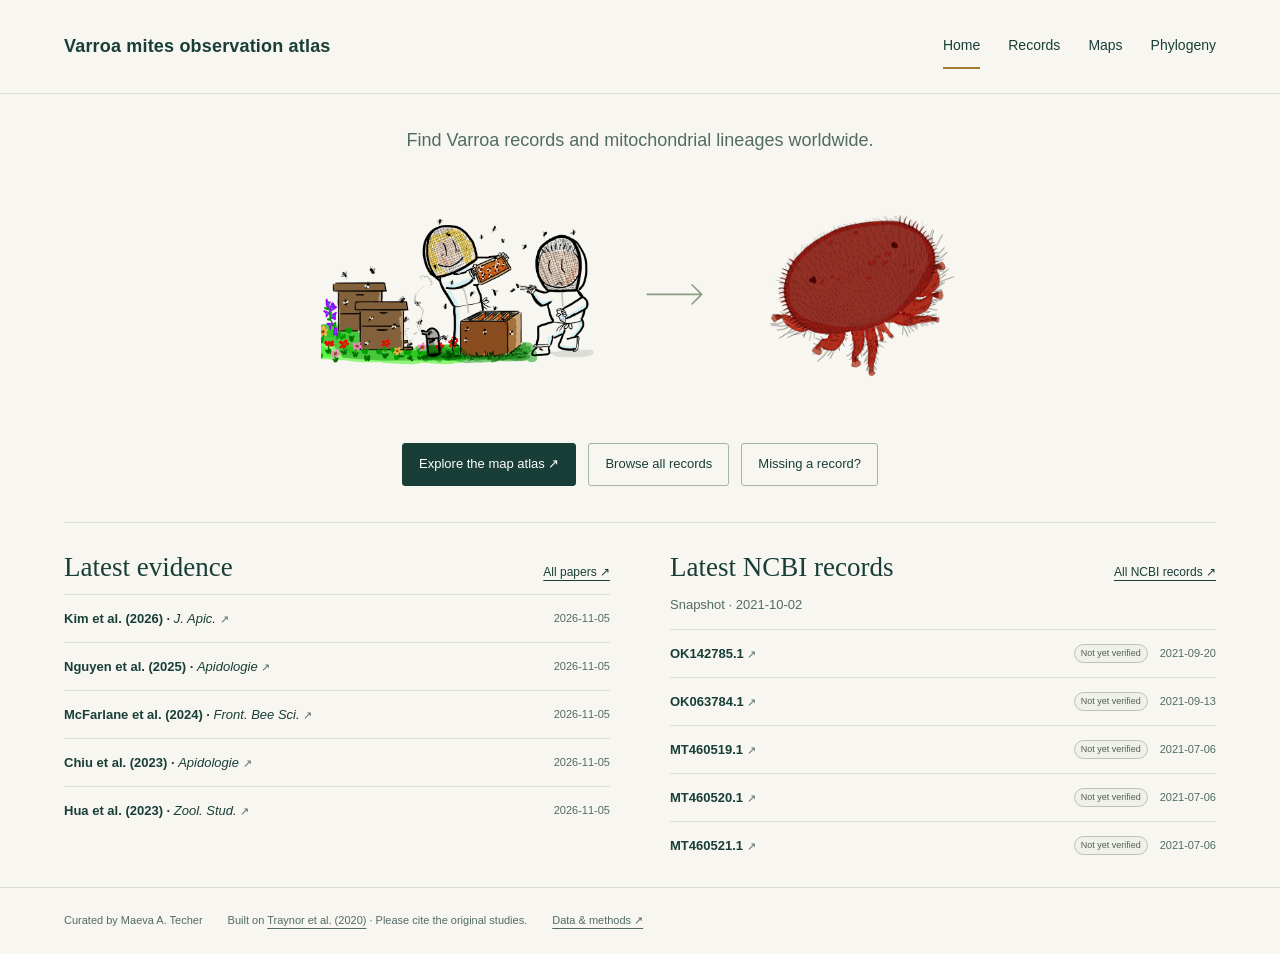
<file: docs/index.html>
<!doctype html>
<html lang="en"><head><meta charset="utf-8"><meta name="viewport" content="width=device-width,initial-scale=1">
<title>Home · Varroa mites observation atlas</title><meta name="description" content="Explore Varroa mitochondrial evidence, source records and manually reviewed lineage interpretations.">
<link rel="stylesheet" href="assets/resource.css"><script src="assets/resource.js" defer></script><script src="assets/local_review.js" defer></script><script>if(new URLSearchParams(location.search).has("host")||new URLSearchParams(location.search).has("scope")||["#explore-the-evidence","#new-evidence-locations-only","#what-changed-in-november-2026","#data-and-original-review"].includes(location.hash)){location.replace("maps.html"+location.search+location.hash);}</script></head><body data-page="index">
<a class="skip" href="#main">Skip to content</a><header class="site-header"><a class="wordmark" href="index.html">Varroa mites observation atlas</a><nav aria-label="Resource navigation"><a href="index.html" aria-current=page>Home</a><a href="records.html" >Records</a><a href="maps.html" >Maps</a><a href="phylogeny.html" >Phylogeny</a></nav></header>
<main id="main">
<section class="home-intro"><h1 class="sr-only">Varroa mites observation atlas</h1><p class="home-description">Find Varroa records and mitochondrial lineages worldwide.</p><div class="home-illustration-row"><figure class="hero-illustration"><img src="assets/beekeeper.png" width="840" height="800" alt="Hand-drawn beekeepers inspecting a hive among bees and flowers"></figure><svg class="illustration-arrow" viewBox="0 0 80 36" aria-hidden="true"><path d="M4 18H72M60 6L72 18L60 30" fill="none" stroke="currentColor" stroke-width="2" stroke-linecap="round" stroke-linejoin="round"/></svg><figure class="hero-illustration"><img src="assets/varroa-illustration.jpeg" width="1216" height="1000" alt="Hand-drawn dorsal view of a reddish-brown Varroa mite"></figure></div><div class="hero-actions"><a class="button primary" href="maps.html">Explore the map atlas ↗</a><a class="button" href="records.html">Browse all records</a><a class="button" href="submit.html">Missing a record?</a></div></section>
<div class="editorial-grid"><section><div class="section-heading"><h2>Latest evidence</h2><a href="records.html?dataset=literature">All papers ↗</a></div><div id="paper-feed" class="feed" aria-live="polite">Loading…</div></section>
<section><div class="section-heading"><h2>Latest NCBI records</h2><a href="records.html?dataset=ncbi">All NCBI records ↗</a></div><p class="muted" id="ncbi-snapshot">Snapshot · 2 October 2021</p><div id="ncbi-feed" class="feed" aria-live="polite">Loading…</div></section></div></main><footer><span>Curated by Maeva A. Techer</span><span>Built on <a href="https://doi.org/10.1016/j.pt.2020.04.004">Traynor et al. (2020)</a> · Please cite the original studies.</span><a href="https://github.com/MikheyevLab/varroa-mtDNA-world-distrib">Data & methods ↗</a></footer></body></html>
</file>
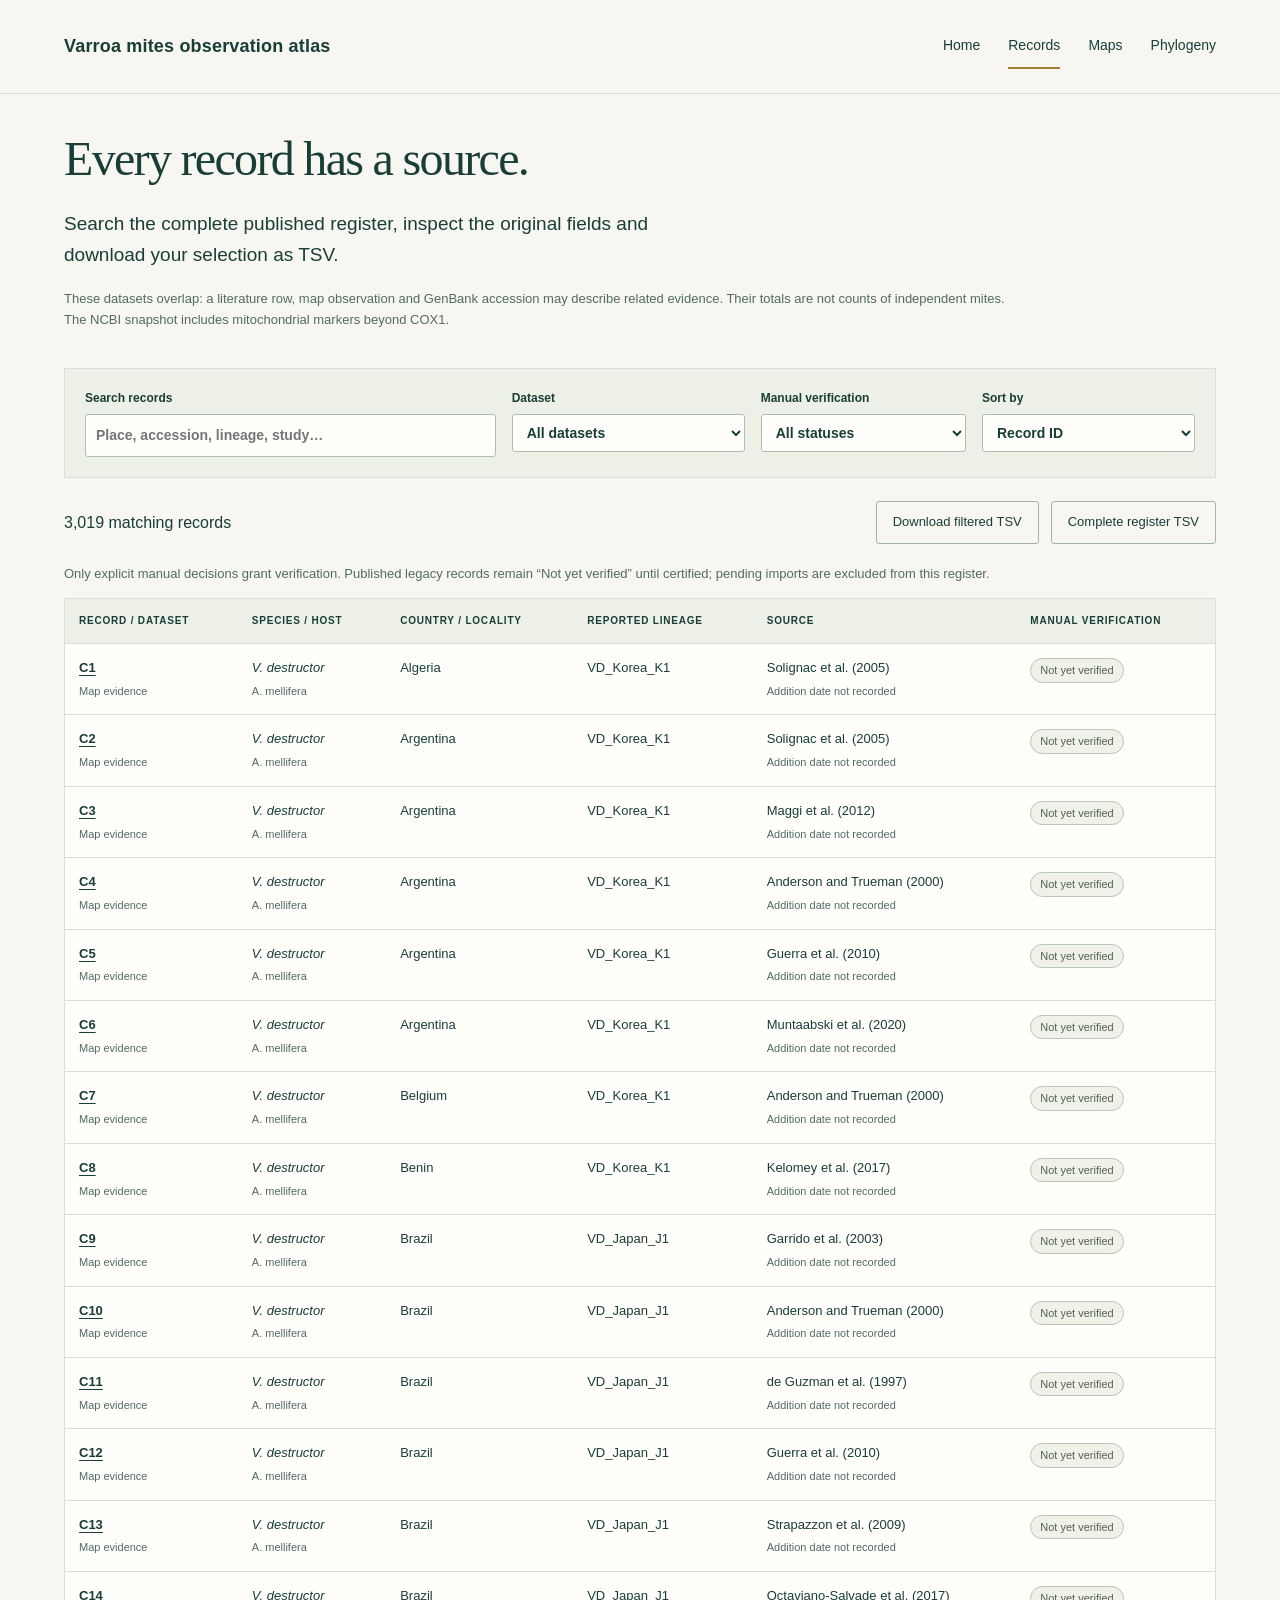
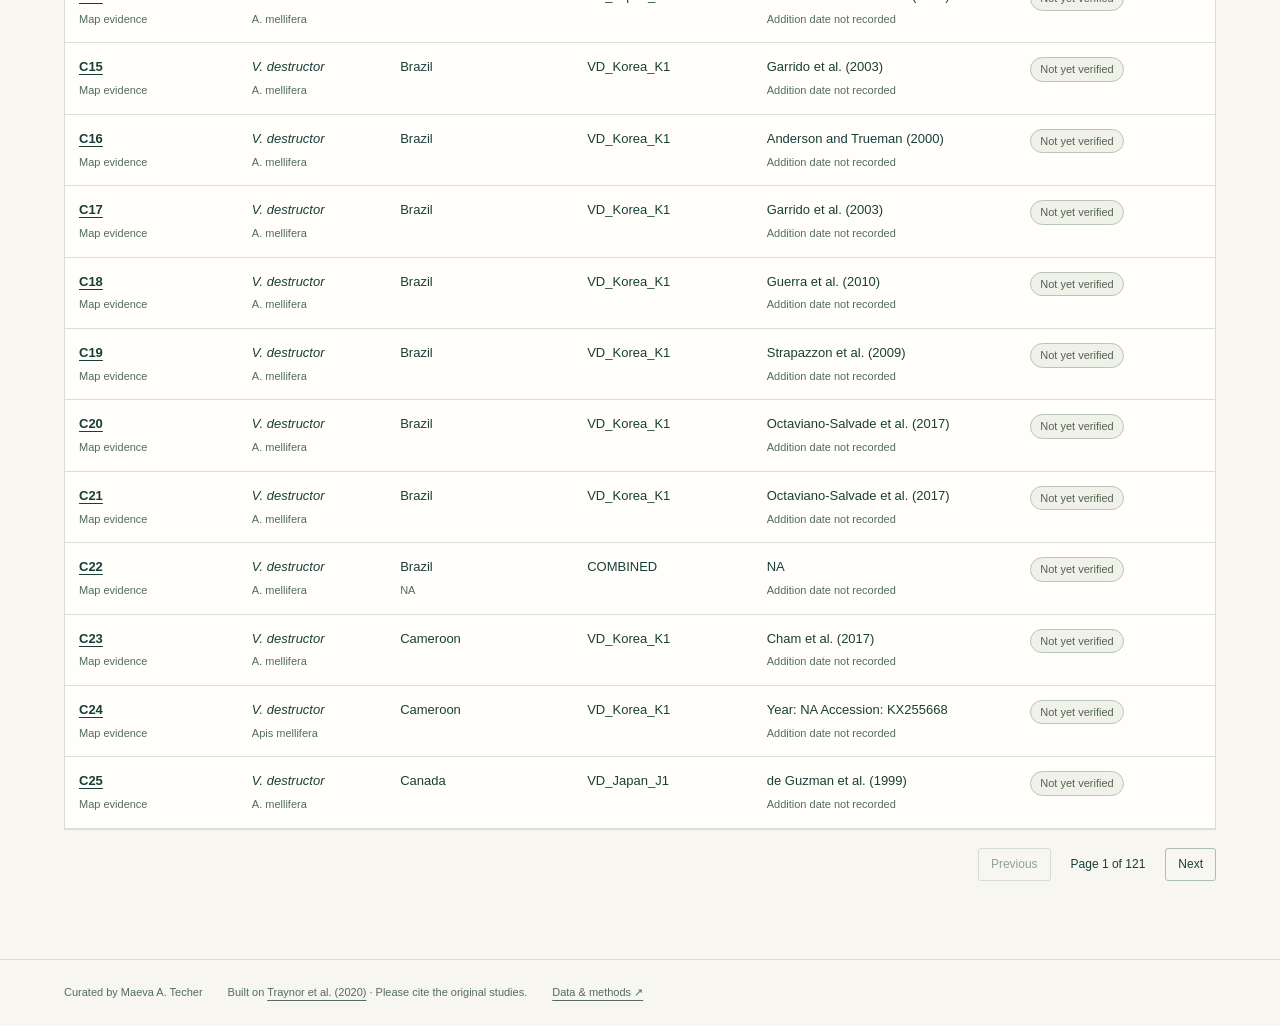
<file: docs/records.html>
<!doctype html>
<html lang="en"><head><meta charset="utf-8"><meta name="viewport" content="width=device-width,initial-scale=1">
<title>Records · Varroa mites observation atlas</title><meta name="description" content="Explore Varroa mitochondrial evidence, source records and manually reviewed lineage interpretations.">
<link rel="stylesheet" href="assets/resource.css"><script src="assets/resource.js" defer></script><script src="assets/local_review.js" defer></script></head><body data-page="records">
<a class="skip" href="#main">Skip to content</a><header class="site-header"><a class="wordmark" href="index.html">Varroa mites observation atlas</a><nav aria-label="Resource navigation"><a href="index.html" >Home</a><a href="records.html" aria-current=page>Records</a><a href="maps.html" >Maps</a><a href="phylogeny.html" >Phylogeny</a></nav></header>
<main id="main"><section class="page-intro"><div class="page-heading"><h1>Every record has a source.</h1></div><p class="lede">Search the complete published register, inspect the original fields and download your selection as TSV.</p><p class="muted">These datasets overlap: a literature row, map observation and GenBank accession may describe related evidence. Their totals are not counts of independent mites. The NCBI snapshot includes mitochondrial markers beyond COX1.</p></section>
<section class="record-browser" aria-label="Record browser"><div class="record-filters"><label>Search records<input id="record-search" type="search" placeholder="Place, accession, lineage, study…"></label><label>Dataset<select id="record-dataset"><option value="">All datasets</option><option value="map">Map evidence</option><option value="literature">Literature records</option><option value="ncbi">NCBI snapshot</option><option value="reference">Reference naming catalogue</option><option value="sequence">Imported sequences</option></select></label><label>Manual verification<select id="record-verification"><option value="">All statuses</option><option value="verified">Manually verified</option><option value="not_verified">Not yet verified</option><option value="needs_recheck">Needs recheck</option></select></label><label>Sort by<select id="record-sort"><option value="id">Record ID</option><option value="added">Latest additions</option><option value="ncbi">Latest NCBI creation date</option><option value="country">Country</option></select></label></div>
<div class="table-actions"><p id="record-count" role="status">Loading records…</p><button id="download-filtered" class="button" disabled>Download filtered TSV</button><a class="button" href="data/records.tsv" download>Complete register TSV</a></div><p class="muted">Only explicit manual decisions grant verification. Published legacy records remain “Not yet verified” until certified; pending imports are excluded from this register.</p>
<div class="table-scroll"><table><caption class="sr-only">Published evidence records</caption><thead><tr><th>Record / dataset</th><th>Species / host</th><th>Country / locality</th><th>Reported lineage</th><th>Source</th><th>Manual verification</th></tr></thead><tbody id="record-rows"></tbody></table></div><div class="pagination"><button id="previous-page">Previous</button><span id="page-number"></span><button id="next-page">Next</button></div></section>
<dialog id="record-detail"><button class="dialog-close" aria-label="Close record details">×</button><div id="detail-content"></div></dialog></main><footer><span>Curated by Maeva A. Techer</span><span>Built on <a href="https://doi.org/10.1016/j.pt.2020.04.004">Traynor et al. (2020)</a> · Please cite the original studies.</span><a href="https://github.com/MikheyevLab/varroa-mtDNA-world-distrib">Data & methods ↗</a></footer></body></html>
</file>
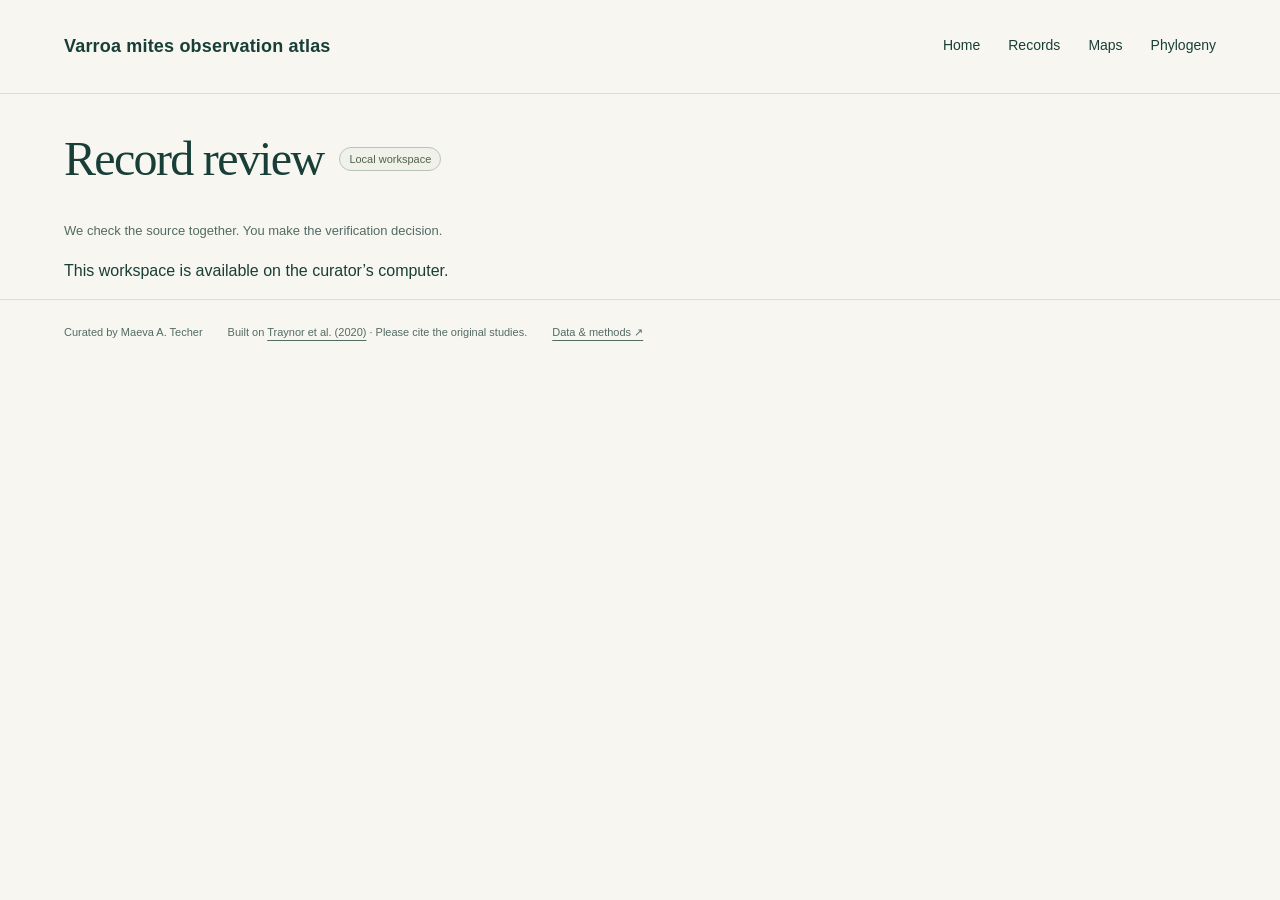
<file: docs/review.html>
<!doctype html>
<html lang="en"><head><meta charset="utf-8"><meta name="viewport" content="width=device-width,initial-scale=1">
<title>Record review · Varroa mites observation atlas</title><meta name="description" content="Explore Varroa mitochondrial evidence, source records and manually reviewed lineage interpretations.">
<link rel="stylesheet" href="assets/resource.css"><script src="assets/resource.js" defer></script><script src="assets/local_review.js" defer></script></head><body data-page="review">
<a class="skip" href="#main">Skip to content</a><header class="site-header"><a class="wordmark" href="index.html">Varroa mites observation atlas</a><nav aria-label="Resource navigation"><a href="index.html" >Home</a><a href="records.html" >Records</a><a href="maps.html" >Maps</a><a href="phylogeny.html" >Phylogeny</a></nav></header>
<main id="main"><section class="page-heading"><h1>Record review</h1><span class="badge">Local workspace</span></section>
<p class="muted">We check the source together. You make the verification decision.</p>
<p id="review-message" role="status" aria-live="polite">Connecting…</p>
<div id="review-workspace" hidden>
  <div class="review-filters"><label>Find records<input id="review-search" type="search" placeholder="Paper, accession, place or record ID"></label><label>Dataset<select id="review-dataset"><option value="">All datasets</option><option value="map">Map</option><option value="literature">Literature</option><option value="ncbi">NCBI</option><option value="reference">Naming catalogue</option><option value="sequence">Paper sequences</option></select></label><label>Status<select id="review-status"><option value="">All records</option><option value="not_verified">Not verified</option><option value="verified">Verified</option><option value="needs_recheck">Needs recheck</option><option value="pending_review">Pending publication</option><option value="issues">Questions / corrections</option></select></label></div>
  <div class="review-grid"><aside class="review-queue"><p id="review-count" class="muted"></p><div id="review-list"></div><div class="pagination"><button id="review-prev">Previous</button><span id="review-page"></span><button id="review-next">Next</button></div></aside>
  <section id="review-record"><p>Select a record.</p></section></div>
</div>
<script src="assets/review.js" defer></script>
</main><footer><span>Curated by Maeva A. Techer</span><span>Built on <a href="https://doi.org/10.1016/j.pt.2020.04.004">Traynor et al. (2020)</a> · Please cite the original studies.</span><a href="https://github.com/MikheyevLab/varroa-mtDNA-world-distrib">Data & methods ↗</a></footer></body></html>
</file>
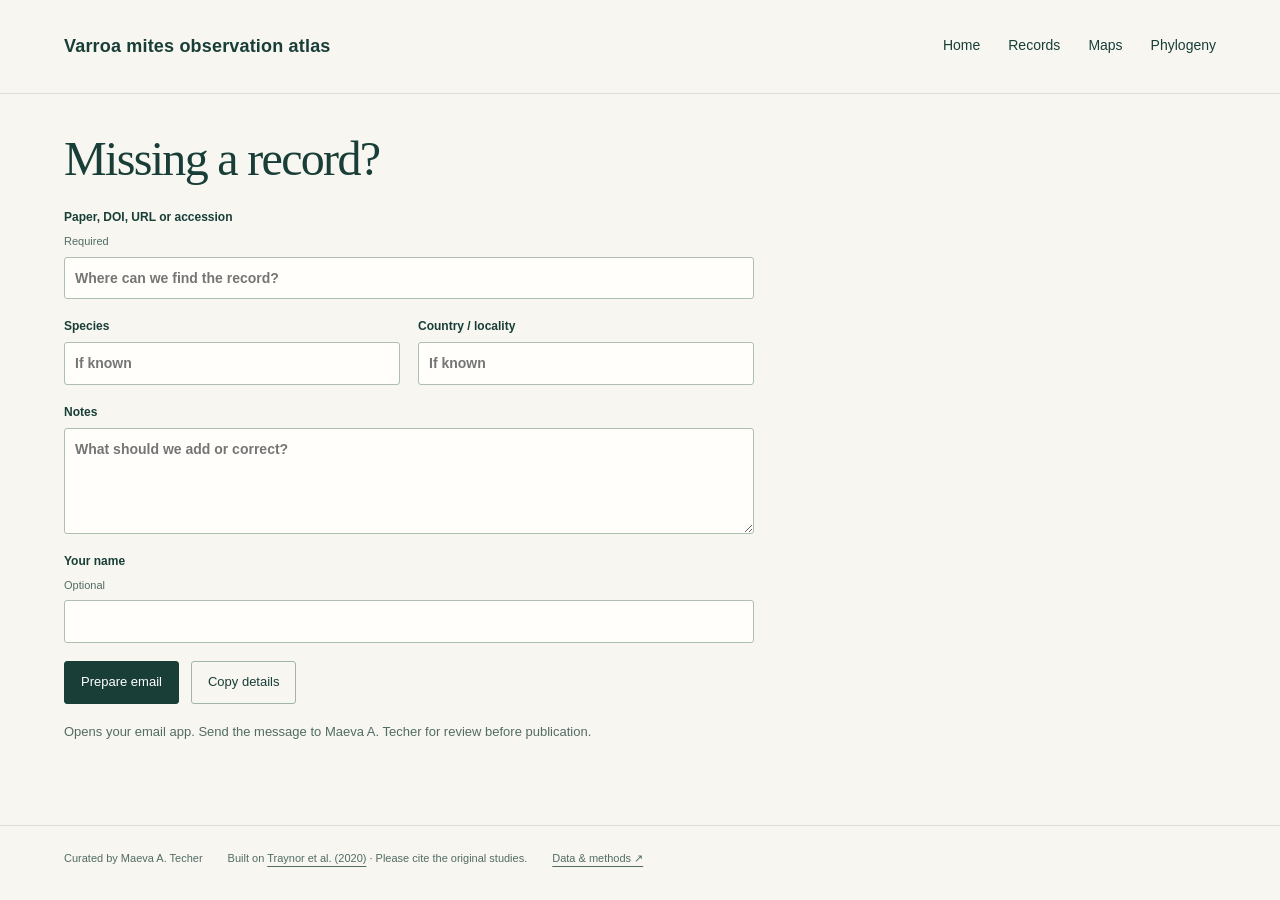
<file: docs/submit.html>
<!doctype html>
<html lang="en"><head><meta charset="utf-8"><meta name="viewport" content="width=device-width,initial-scale=1">
<title>Missing a record? · Varroa mites observation atlas</title><meta name="description" content="Explore Varroa mitochondrial evidence, source records and manually reviewed lineage interpretations.">
<link rel="stylesheet" href="assets/resource.css"><script src="assets/resource.js" defer></script><script src="assets/local_review.js" defer></script></head><body data-page="submit">
<a class="skip" href="#main">Skip to content</a><header class="site-header"><a class="wordmark" href="index.html">Varroa mites observation atlas</a><nav aria-label="Resource navigation"><a href="index.html" >Home</a><a href="records.html" >Records</a><a href="maps.html" >Maps</a><a href="phylogeny.html" >Phylogeny</a></nav></header>
<main id="main"><section class="page-heading"><h1>Missing a record?</h1></section>
<section class="submission">
  <form id="submission-form">
    <label>Paper, DOI, URL or accession <span class="muted">Required</span><input name="source" required maxlength="500" placeholder="Where can we find the record?"></label>
    <div class="submission-row"><label>Species<input name="species" maxlength="120" list="varroa-species" placeholder="If known"><datalist id="varroa-species"><option>Varroa destructor</option><option>Varroa jacobsoni</option><option>Varroa rindereri</option><option>Varroa underwoodi</option></datalist></label><label>Country / locality<input name="place" maxlength="250" placeholder="If known"></label></div>
    <label>Notes<textarea name="notes" rows="4" maxlength="1500" placeholder="What should we add or correct?"></textarea></label>
    <label>Your name <span class="muted">Optional</span><input name="contributor" maxlength="120" autocomplete="name"></label>
    <div class="submission-actions"><button class="button primary" type="submit">Prepare email</button><button class="button" type="button" id="copy-submission">Copy details</button></div>
    <p class="muted">Opens your email app. Send the message to Maeva A. Techer for review before publication.</p>
    <p id="submission-status" role="status" aria-live="polite"></p>
    <details id="submission-fallback" hidden><summary>Email details</summary><p>To: <a href="mailto:maeva.angelique.techer@gmail.com">maeva.angelique.techer@gmail.com</a></p><textarea id="submission-preview" readonly rows="10" aria-label="Email text to copy"></textarea></details>
  </form>
</section>
<script src="assets/submit.js" defer></script>
</main><footer><span>Curated by Maeva A. Techer</span><span>Built on <a href="https://doi.org/10.1016/j.pt.2020.04.004">Traynor et al. (2020)</a> · Please cite the original studies.</span><a href="https://github.com/MikheyevLab/varroa-mtDNA-world-distrib">Data & methods ↗</a></footer></body></html>
</file>
<file: docs/assets/resource.css>
:root{--ink:#193e38;--muted:#526b65;--paper:#f7f6f0;--line:#d9dfd6;--gold:#a47d35;--serif:Georgia,'Times New Roman',serif}*{box-sizing:border-box}body{margin:0;color:var(--ink);background:var(--paper);font:16px/1.6 -apple-system,BlinkMacSystemFont,'Segoe UI',sans-serif}a{color:inherit;text-underline-offset:4px}button,input,select{font:inherit}button,a,input,select,summary{touch-action:manipulation}button{cursor:pointer}button:disabled{cursor:default;opacity:.45}:focus-visible{outline:3px solid #b28537;outline-offset:4px}.site-header,main,footer{max-width:1440px;margin:auto;padding:0 5vw}.site-header{display:flex;align-items:center;justify-content:space-between;gap:24px;min-height:94px;border-bottom:1px solid var(--line)}.wordmark{font-weight:750;letter-spacing:.13em;text-decoration:none;font-size:18px}.wordmark span{font-weight:450;font-size:11px;letter-spacing:.16em}.site-header nav{display:flex;gap:28px}.site-header nav a{text-decoration:none;font-size:14px;padding:10px 0;border-bottom:2px solid transparent}.site-header nav [aria-current]{border-color:var(--gold)}.hero{display:grid;grid-template-columns:1.3fr 1fr;gap:50px;padding:66px 0 56px;align-items:center}.eyebrow{font-size:10px;letter-spacing:.18em;font-weight:750;color:var(--muted);margin:0 0 20px}h1,h2,h3{line-height:1.1;font-weight:400;margin:0 0 18px;font-family:var(--serif)}h1{font-size:clamp(44px,5.5vw,80px);letter-spacing:-.035em}h2{font-size:30px}h3{font-size:22px}.lede{font-size:19px;max-width:650px;line-height:1.65}.muted{color:var(--muted);font-size:13px}.hero-actions{display:flex;flex-wrap:wrap;gap:12px;margin-top:28px}.button{display:inline-block;background:transparent;color:var(--ink);padding:10px 16px;border:1px solid #a3b5a9;border-radius:3px;text-decoration:none;font-size:13px}.button:hover{background:#e8eee6}.primary{background:var(--ink);color:white;border-color:var(--ink)}.primary:hover{background:#31594e}.atlas-art{height:330px;position:relative;display:grid;place-items:center;overflow:hidden;background:radial-gradient(circle,#e4e9df 0%,transparent 68%)}.atlas-art svg{position:absolute;width:280px;stroke:#577c6e;stroke-width:1.6;fill:none}.atlas-art svg g{fill:#b88a3b;stroke:var(--paper);stroke-width:3}.atlas-art span{position:absolute;bottom:5px;font-size:9px;letter-spacing:.25em;color:var(--muted)}.orbital{position:absolute;border:1px solid #becbbd;border-radius:50%;width:275px;height:275px}.orbital-two{height:150px;transform:rotate(-35deg)}.orbital-three{width:145px;transform:rotate(-35deg)}.stats{display:grid;grid-template-columns:repeat(4,1fr);border-block:1px solid var(--line);padding:26px 0;gap:20px}.stats div{display:flex;flex-direction:column;gap:4px;border-right:1px solid var(--line);padding-left:20px}.stats div:first-child{padding-left:0}.stats div:last-child{border:0}.stats strong{font:34px var(--serif)}.stats span{font-size:12px;color:var(--muted)}.editorial-grid{display:grid;grid-template-columns:1fr 1fr;gap:60px;padding:64px 0}.section-heading{display:flex;justify-content:space-between;gap:16px;align-items:center}.section-heading a{font-size:12px;white-space:nowrap}.section-heading .eyebrow{margin-bottom:12px}.feed article{border-top:1px solid var(--line);padding:18px 0}.feed article h3{font-family:inherit;font-size:15px;font-weight:600;line-height:1.5;margin:0 0 5px}.feed article p{font-size:12px;margin:4px 0;color:var(--muted)}.feed .badge{font-size:10px}.badge{display:inline-block;padding:3px 9px;border:1px solid #bac5ba;border-radius:20px;background:#f0f1e9;font-size:11px;line-height:1.5;white-space:nowrap;color:#52634f}.badge.verified{background:#e3eee4;color:#285c39;border-color:#8dae92}.badge.recheck{background:#fff0d7;color:#795414;border-color:#d2b67b}.trust-strip{padding:28px;border:1px solid var(--line);background:#edf0e7;display:grid;grid-template-columns:1fr 1.4fr;gap:20px;align-items:center}.trust-strip .eyebrow{margin-bottom:12px}.trust-strip p{margin:0;font-size:14px}.trust-strip a{font-size:13px;grid-column:2}.pathway{max-width:820px;padding:64px 0 76px}.pathway p{color:var(--muted)}footer{border-top:1px solid var(--line);padding-block:24px;display:flex;flex-wrap:wrap;gap:12px 25px;font-size:11px;color:var(--muted)}.page-intro{padding:55px 0 32px;max-width:950px}.page-intro h1{font-size:clamp(40px,4.6vw,65px)}.record-browser{padding-bottom:60px}.record-filters{display:grid;grid-template-columns:2fr 1fr 1fr 1fr;gap:16px;background:#edf0e7;padding:20px;border:1px solid var(--line)}label{display:flex;flex-direction:column;gap:6px;font-size:12px;font-weight:600}input,select{min-width:0;border:1px solid #aebeb0;border-radius:3px;background:#fffefa;padding:9px 10px;color:var(--ink);font-size:14px}.table-actions{display:flex;align-items:center;gap:12px;flex-wrap:wrap;padding-top:16px}.table-actions p{flex:1}.table-scroll{overflow-x:auto;border:1px solid var(--line);background:#fffefa}table{width:100%;border-collapse:collapse;font-size:13px;min-width:850px}th,td{text-align:left;padding:14px;vertical-align:top;border-bottom:1px solid var(--line)}th{background:#edf0e7;font-size:10px;text-transform:uppercase;letter-spacing:.08em}td small{display:block;font-size:11px;color:var(--muted);padding-top:4px}td:nth-child(5){max-width:280px}.record-open{background:none;border:0;padding:0;color:var(--ink);text-decoration:underline;text-underline-offset:3px;font-weight:600}tr:hover td{background:#f6f7f0}.pagination{display:flex;gap:20px;align-items:center;justify-content:flex-end;padding:18px 0;font-size:12px}.pagination button{background:none;border:1px solid #aebeb0;border-radius:3px;padding:6px 12px;color:var(--ink)}dialog{color:var(--ink);border:1px solid #bdcbbc;border-radius:5px;padding:30px;max-width:850px;width:92vw;max-height:85vh;overflow:auto;background:#fffefa}dialog::backdrop{background:#17382e88}.dialog-close{float:right;border:0;background:none;font-size:26px;color:var(--ink)}dialog dl{display:grid;grid-template-columns:160px 1fr;gap:10px;font-size:13px}dialog dt{font-weight:650}dialog dd{margin:0;overflow-wrap:anywhere}dialog h2{margin-right:35px}.fingerprint{font:11px/1.6 monospace;overflow-wrap:anywhere;color:var(--muted)}.workflow{display:grid;grid-template-columns:repeat(4,1fr);gap:28px;padding:20px 0 60px}.workflow article{border-top:2px solid #9fb39f;padding-top:20px}.workflow span{font-size:10px;letter-spacing:.15em;color:var(--muted)}.workflow h2{font-size:24px;margin-top:18px}.workflow p{font-size:14px;color:var(--muted)}.skip,.sr-only{position:absolute;width:1px;height:1px;padding:0;margin:-1px;overflow:hidden;clip:rect(0,0,0,0);white-space:nowrap;border:0}.skip:focus{position:fixed;top:5px;left:5px;width:auto;height:auto;clip:auto;background:white;padding:15px;z-index:1000}
@media(max-width:900px){.site-header{flex-wrap:wrap;padding-block:18px;gap:10px}.site-header nav{gap:23px}.hero{grid-template-columns:1.3fr .7fr;gap:10px;padding-top:45px}.atlas-art{height:260px;transform:scale(.85)}.editorial-grid{gap:28px}.record-filters{grid-template-columns:1fr 1fr}.workflow{grid-template-columns:1fr 1fr}.section-heading{align-items:flex-start;flex-direction:column;gap:0}.stats strong{font-size:29px}}@media(max-width:600px){.site-header{display:block}.site-header nav{margin-top:15px;justify-content:space-between}.hero{display:block;padding-top:38px}.atlas-art{display:none}.hero h1{font-size:58px}.lede{font-size:17px}.stats{grid-template-columns:1fr 1fr;row-gap:26px}.stats div:nth-child(3){padding-left:0}.stats div:nth-child(2){border:0}.editorial-grid{grid-template-columns:1fr;padding:40px 0;gap:40px}.trust-strip{grid-template-columns:1fr;padding:22px;gap:14px}.trust-strip a{grid-column:1}.pathway{padding:42px 0}.record-filters{grid-template-columns:1fr}.table-actions p{flex-basis:100%;margin-bottom:0}.workflow{grid-template-columns:1fr;gap:20px}.page-intro{padding-top:40px}dialog{padding:20px}dialog dl{grid-template-columns:1fr;gap:3px}dialog dd{margin-bottom:10px}}
/* Original illustrations supplied by the curator; the source artwork is unaltered. */
.hero-illustration{margin:0;display:flex;align-items:center;justify-content:center}
.hero-illustration img{display:block;width:100%;height:auto;max-height:380px;object-fit:contain;mix-blend-mode:multiply}
.resource-summary{padding:17px 0;margin:0;border-block:1px solid var(--line);font-size:12px;color:var(--muted)}
.home-curation{display:grid;grid-template-columns:280px 1fr;align-items:center;gap:56px;border-top:1px solid var(--line);padding:18px 0 45px}
.home-curation figure{margin:0}.home-curation img{display:block;width:100%;height:auto;mix-blend-mode:multiply}
.home-curation h2{font-size:32px}.home-curation p{max-width:570px;font-size:14px;color:var(--muted)}.home-curation a{font-size:13px}
@media(max-width:600px){.hero{display:flex;flex-direction:column;gap:20px;padding-bottom:25px}.hero-illustration{width:80%;align-self:center}.hero-illustration img{max-height:235px}.home-curation{grid-template-columns:1fr;gap:5px;padding-top:18px}.home-curation figure{max-width:240px;margin:auto}.home-curation .eyebrow{margin-top:0}.resource-summary{font-size:11px}}
.feed article.feed-line{display:flex;align-items:center;gap:12px;padding:12px 0;font-size:13px;min-height:48px}
.feed-line .feed-title{flex:1;text-decoration:none;font-weight:550;min-width:0}.feed-line .feed-title:hover{text-decoration:underline}
.feed-line .feed-title span{font-size:11px;color:var(--muted)}.feed-line time{color:var(--muted);font-size:11px;white-space:nowrap}
.feed-line .badge{font-size:9px;padding:2px 6px}.editorial-grid{padding-block:40px}.home-curation{padding-bottom:26px}
@media(max-width:900px) and (min-width:601px){.editorial-grid{grid-template-columns:1fr}.section-heading{flex-direction:row}.feed-line .feed-title{font-size:14px}}
.home-intro{display:flex;flex-direction:column;align-items:center;padding:28px 0 36px;border-bottom:1px solid var(--line)}
.site-header .wordmark{font-weight:650;font-size:18px;line-height:1.4;letter-spacing:.01em}
.home-intro .hero-illustration{width:280px;max-width:70%}.home-intro .hero-illustration img{max-height:230px}
.home-intro .hero-actions{justify-content:center;margin-top:18px}
.home-illustration{margin:0 auto 22px;max-width:260px}.home-illustration img{display:block;width:100%;height:auto;mix-blend-mode:multiply}
.feed-title abbr{font-style:italic;font-weight:400;text-decoration:none}.feed-line .feed-title{line-height:1.5}
[data-page="index"] .section-heading{align-items:baseline;flex-direction:row;flex-wrap:wrap;gap:8px 16px;margin-bottom:12px}
[data-page="index"] .section-heading h2{font-size:27px;margin:0}
[data-page="index"] .editorial-grid{padding:30px 0 18px}
@media(max-width:420px){.home-intro{padding-top:18px}.home-intro .hero-illustration img{max-height:170px}.feed-line time{font-size:10px}.feed article.feed-line{gap:7px;font-size:12px}.home-intro .hero-actions{gap:8px}.home-intro .button{padding:9px 12px}}
/* Tree controls stay compact; methods and source details open on request. */
.phylo-heading{display:flex;align-items:center;gap:20px;flex-wrap:wrap;padding-top:38px}.phylo-heading h1{font-size:48px;margin:0}
.tree-controls{display:flex;flex-wrap:wrap;align-items:flex-end;gap:12px;padding:15px 0}.tree-controls label:first-child{flex:1;min-width:210px}.tree-controls label:nth-child(2){min-width:145px}.tree-controls .button{min-height:42px}
.tree-legend{display:flex;flex-wrap:wrap;gap:8px 18px;font-size:11px;padding:6px 0 18px}.tree-legend span{display:flex;align-items:center;gap:6px}.tree-legend i{width:9px;height:9px;border-radius:50%;display:inline-block}
.tree-workspace{display:grid;grid-template-columns:minmax(0,1fr) 290px;border:1px solid var(--line);background:#fffefa}.tree-figure{min-width:0}.tree-zoom{display:flex;gap:5px;align-items:center;padding:12px;border-bottom:1px solid var(--line)}.tree-zoom button{border:1px solid var(--line);background:#f7f6f0;border-radius:3px;min-width:32px;min-height:30px;color:var(--ink)}.tree-zoom label{margin-left:auto;flex-direction:row;align-items:center;font-weight:400;font-size:11px}
#tree-canvas{height:640px;overflow:auto;scrollbar-width:thin}#tree-canvas svg{display:block}#tree-canvas [data-tip]:focus{outline:none}#tree-canvas [data-tip]:focus circle{stroke:#173f32;stroke-width:3}.tree-caption{font-size:10px;color:var(--muted);padding:8px 14px;border-top:1px solid var(--line);margin:0}
#tree-detail{padding:22px;border-left:1px solid var(--line);max-height:735px;overflow:auto}#tree-detail h2{font-size:25px}.tree-member{border-top:1px solid var(--line);padding:15px 0;font-size:12px}.tree-member>a{font-weight:650}.tree-member .badge{margin:5px 0 0 5px;font-size:9px}.tree-member p{margin:7px 0}.tree-member ul{padding-left:16px;font-size:11px}.tree-member summary{font-size:11px;cursor:pointer}.tree-result{display:flex;width:100%;text-align:left;justify-content:space-between;gap:12px;padding:12px 0;background:none;border:0;border-bottom:1px solid var(--line);color:var(--ink);font-size:13px}.tree-result span{font-size:11px;white-space:nowrap;color:var(--muted)}
.tree-downloads{display:flex;flex-wrap:wrap;gap:9px;margin:18px 0}.tree-methods{border-top:1px solid var(--line);padding:20px 0 40px;font-size:13px;max-width:900px}.tree-methods>summary{font-size:16px;cursor:pointer}.tree-methods p{color:var(--muted);max-width:800px}
@media(max-width:1000px){.tree-workspace{grid-template-columns:1fr}#tree-detail{border-left:0;border-top:1px solid var(--line);max-height:380px}#tree-canvas{height:auto;max-height:650px;min-height:320px}.phylo-heading h1{font-size:40px}.phylo-heading{gap:12px;padding-top:28px}}
/* Review drafts stay local; field values and decisions remain easy to compare. */
textarea{font:inherit;font-size:14px;line-height:1.5;resize:vertical;min-width:0;width:100%;border:1px solid #aebeb0;border-radius:3px;background:#fffefa;padding:10px;color:var(--ink)}
.review-filters{display:grid;grid-template-columns:2fr 1fr 1fr;gap:15px;padding:18px;background:#edf0e7;border:1px solid var(--line)}
.review-grid{display:grid;grid-template-columns:300px minmax(0,1fr);margin-bottom:40px;border:1px solid var(--line);border-top:0;background:#fffefa}
.review-queue{padding:15px;border-right:1px solid var(--line);align-self:start;position:sticky;top:0;max-height:100vh;overflow:auto}.review-queue .pagination{justify-content:space-between;gap:7px;font-size:11px}.review-queue .pagination button{padding:5px}
.review-item{display:block;width:100%;padding:14px 10px;text-align:left;color:var(--ink);background:transparent;border:0;border-bottom:1px solid var(--line);font-size:12px}.review-item.selected{background:#e7eee5;box-shadow:inset 3px 0 #31594e}.review-item:hover{background:#f1f3e9}.review-item strong,.review-item span,.review-item small{display:block;overflow-wrap:anywhere}.review-item span{margin:5px 0}.review-item small{color:var(--muted)}
#review-record{padding:26px;min-width:0;font-size:14px}.review-record-heading{display:flex;align-items:center;justify-content:space-between;gap:12px;flex-wrap:wrap}.review-record-heading h2{font-size:29px;margin:0}.review-links{display:flex;align-items:center;flex-wrap:wrap;gap:10px 20px}.review-links a{font-size:12px}.review-links .button{font-size:12px;padding:6px 10px}
.review-fields,.review-source dl{display:grid;grid-template-columns:190px minmax(0,1fr);gap:0;font-size:13px}.review-fields dt,.review-fields dd,.review-source dt,.review-source dd{margin:0;padding:9px 0;border-bottom:1px solid var(--line);overflow-wrap:anywhere}.review-fields dt,.review-source dt{font-weight:600;padding-right:16px}.review-source{margin:18px 0;font-size:12px}.review-source summary{cursor:pointer;font-size:13px}.review-source dl{font-size:11px}
.review-notes,.review-decision{margin-top:26px;padding-top:24px;border-top:1px solid var(--line)}.review-note{padding:14px;background:#f2f4ec;border-left:2px solid #a4b99c;margin-bottom:12px;overflow-wrap:anywhere}.review-note small{display:block;color:var(--muted);font-size:11px}.review-note p{white-space:pre-wrap;margin:8px 0}.review-notes label,.review-decision>label{margin:12px 0}.review-note-controls{display:grid;grid-template-columns:1fr 1fr 1fr;gap:12px}.review-checks{display:grid;grid-template-columns:1fr 1fr;gap:10px}.review-checks label,.review-attest{flex-direction:row;align-items:flex-start;gap:8px;font-weight:400}.review-checks input,.review-attest input{margin-top:3px;accent-color:var(--ink)}.review-error{color:#9a382c;font-size:13px}.review-decision{background:#f5f6ee;padding:20px;border:1px solid var(--line)}
.submission{max-width:690px;margin:48px auto 65px}.submission h1{font-size:48px}.submission form{display:grid;gap:18px}.submission label>.muted{display:inline;font-weight:400;font-size:11px}.submission-row{display:grid;grid-template-columns:1fr 1fr;gap:18px}.submission-actions{display:flex;gap:12px}.submission p{margin:0;font-size:13px}.submission details{font-size:13px}.submission details p{margin:14px 0}.submission textarea[readonly]{font-size:12px}
@media(max-width:900px){.review-grid{grid-template-columns:230px minmax(0,1fr)}#review-record{padding:18px}.review-fields,.review-source dl{grid-template-columns:130px minmax(0,1fr)}.review-note-controls{grid-template-columns:1fr}.review-note-controls label{margin:0}.review-checks{grid-template-columns:1fr}.site-header nav{flex-wrap:wrap}}
@media(max-width:650px){.review-filters{grid-template-columns:1fr}.review-grid{grid-template-columns:1fr}.review-queue{position:static;max-height:300px;border-right:0;border-bottom:1px solid var(--line)}.review-fields,.review-source dl{grid-template-columns:115px minmax(0,1fr)}.submission{margin-top:35px}.submission h1{font-size:38px}.submission-row{grid-template-columns:1fr}}
/* Keep the curator's illustrations in one row, including on narrow screens. */
.home-illustration-row{display:grid;grid-template-columns:minmax(0,1.3fr) minmax(28px,64px) minmax(0,1fr);align-items:center;gap:clamp(8px,3vw,30px);width:100%;max-width:680px}
.home-intro .home-illustration-row .hero-illustration{width:100%;max-width:none;min-width:0}
.home-intro .home-illustration-row img{max-height:260px}
.illustration-arrow{display:block;width:100%;height:auto;color:#8c9d86}
@media(max-width:420px){.home-illustration-row{grid-template-columns:minmax(0,1.3fr) 28px minmax(0,1fr);gap:8px}.home-intro .home-illustration-row img{max-height:165px}}
/* One title rhythm across Records, Maps, Phylogeny, Review and the submission form. */
.page-heading{display:flex;align-items:center;flex-wrap:wrap;gap:16px;padding:38px 0 22px}
.page-heading h1{font:400 clamp(36px,4vw,48px)/1.12 var(--serif);letter-spacing:-.035em;margin:0}
.page-intro{padding:0 0 24px}.page-intro .lede{margin-top:0}
.submission{max-width:690px;margin:0 0 65px}
.home-description{margin:4px 0 10px;text-align:center;font-size:clamp(15px,1.5vw,18px);color:var(--muted)}
@media(max-width:600px){.page-heading{padding-top:30px;gap:12px}}
.tree-sample-link,.tree-source-link{border:0;background:none;padding:0;text-align:left;color:var(--ink);text-decoration:underline;text-underline-offset:3px;line-height:1.5}.tree-sample-link{font-weight:650;font-size:13px}.tree-source-link{font-size:11px}.tree-ncbi-link{font-size:11px}.tree-record-links{display:flex;flex-wrap:wrap;gap:10px 18px;font-size:13px}.tree-record-source{margin-top:22px;font-size:13px}.tree-record-source summary{cursor:pointer}.tree-record-source dd{white-space:pre-wrap;font-size:12px}
</file>
